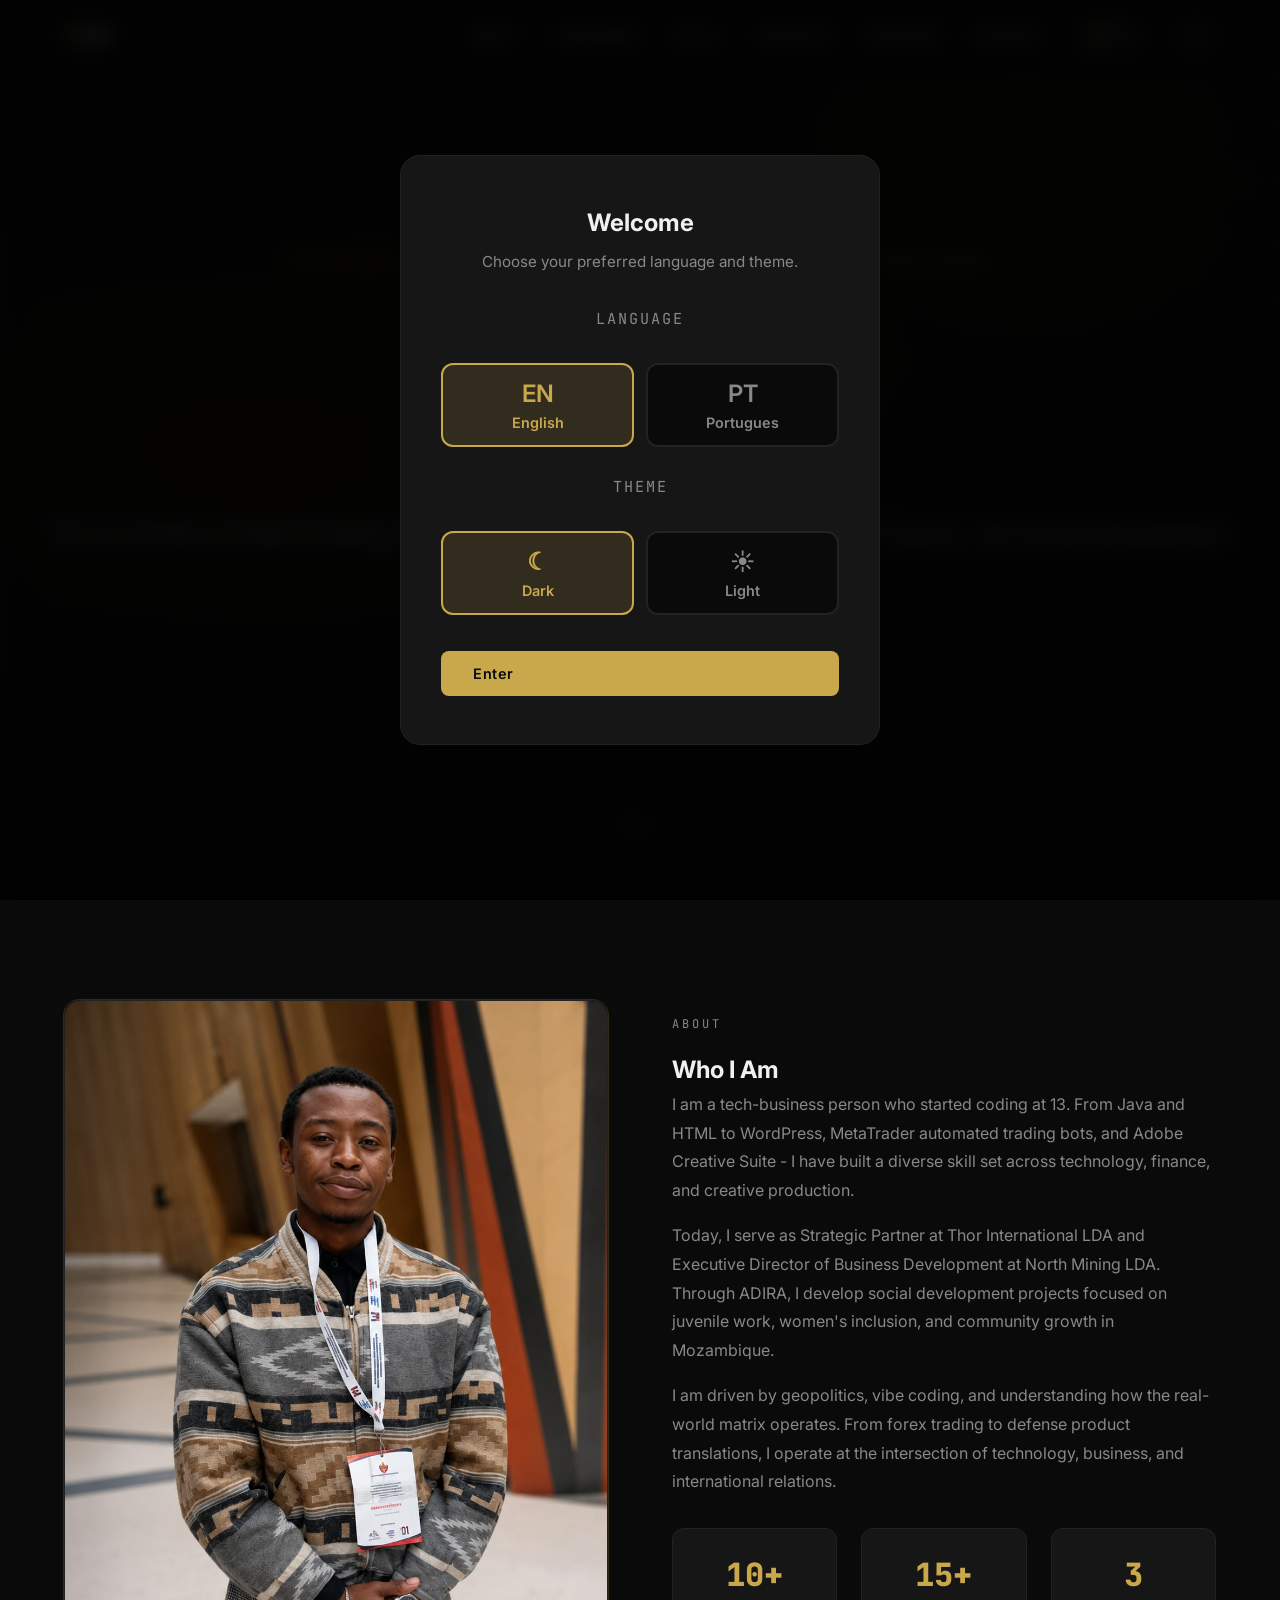
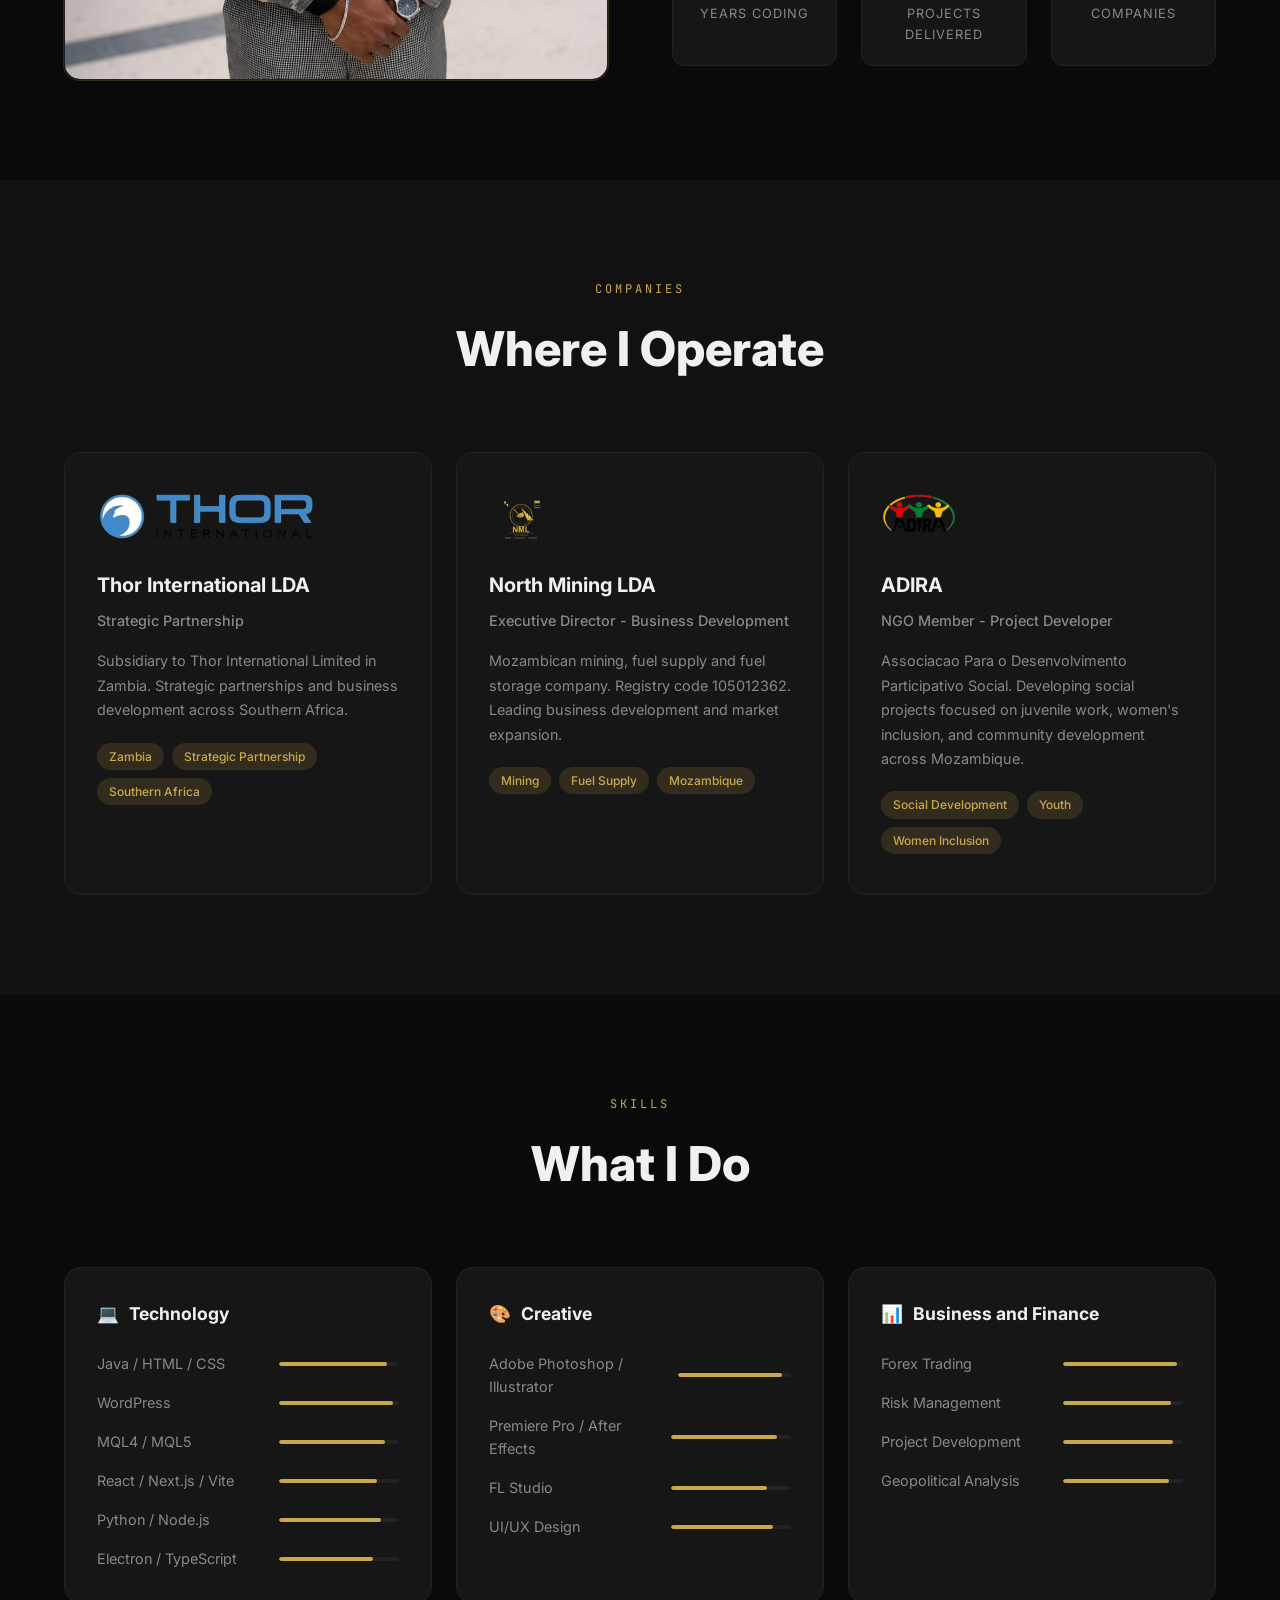
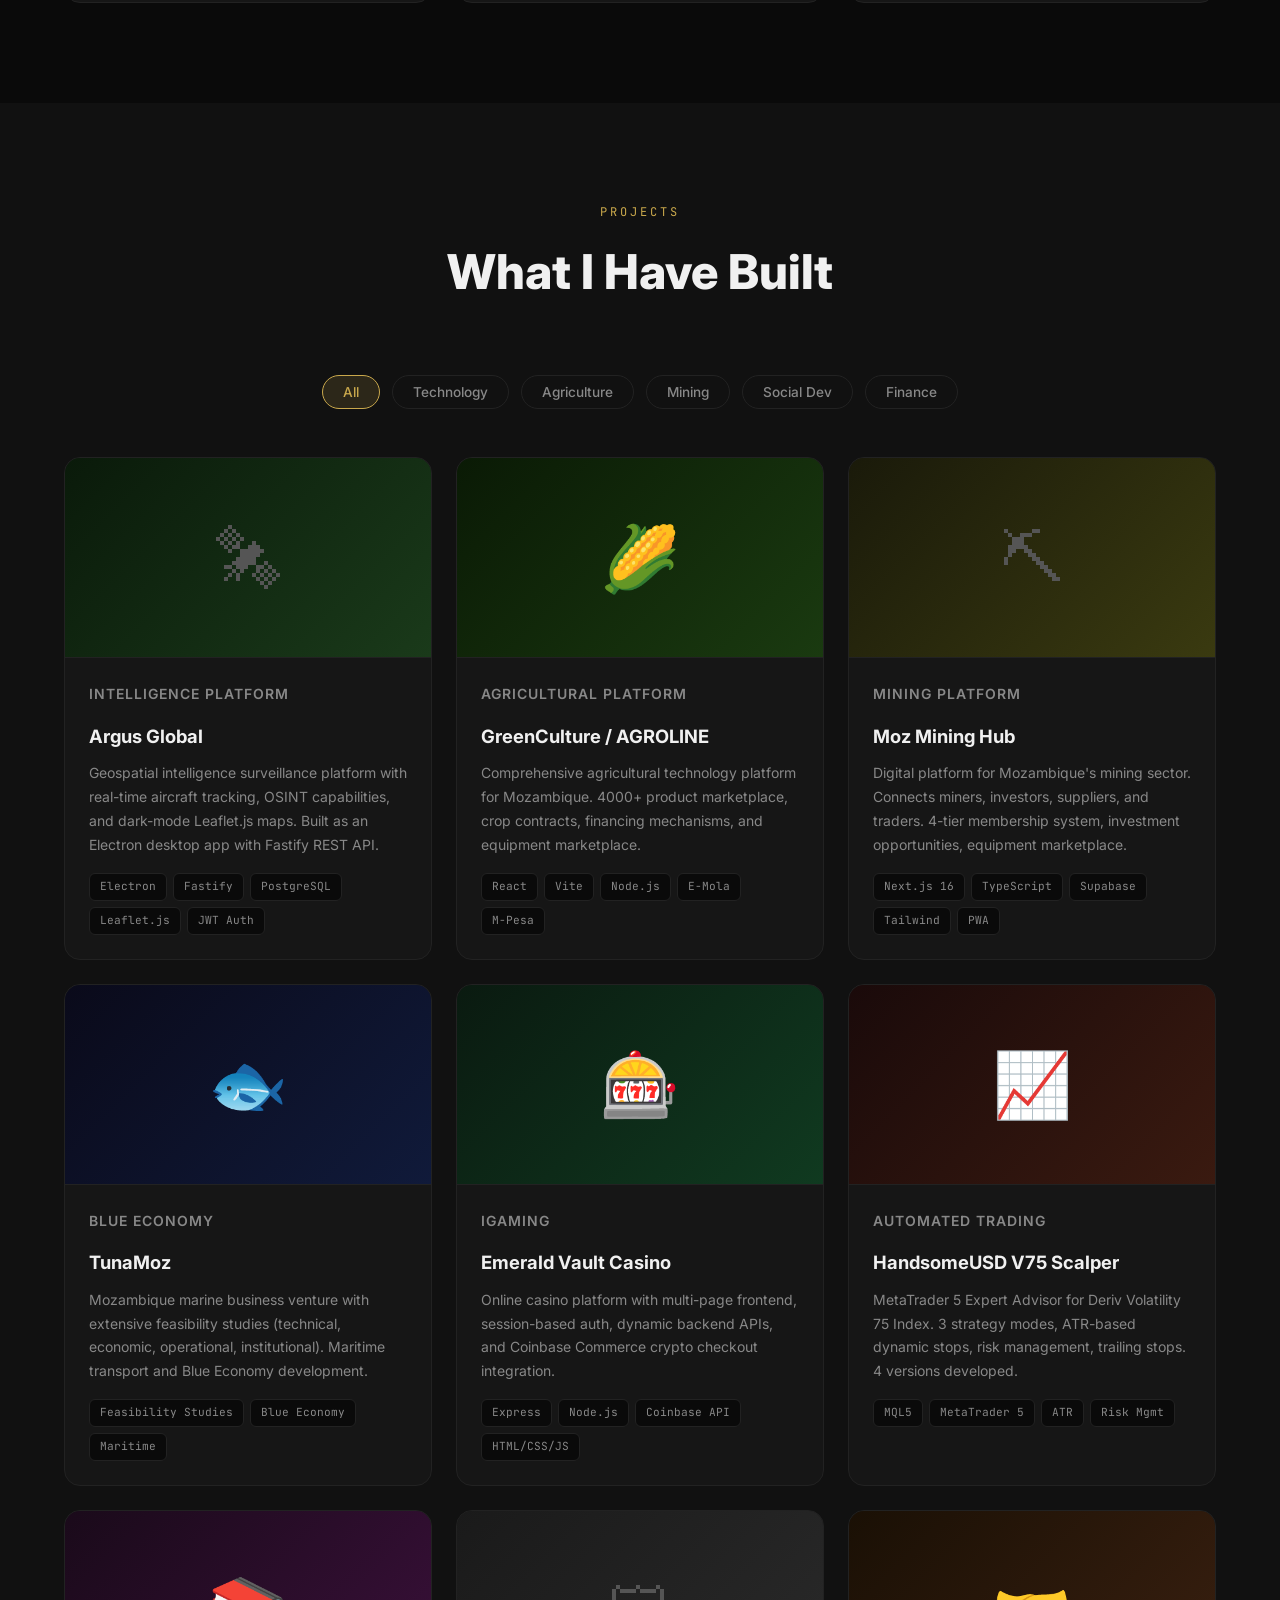
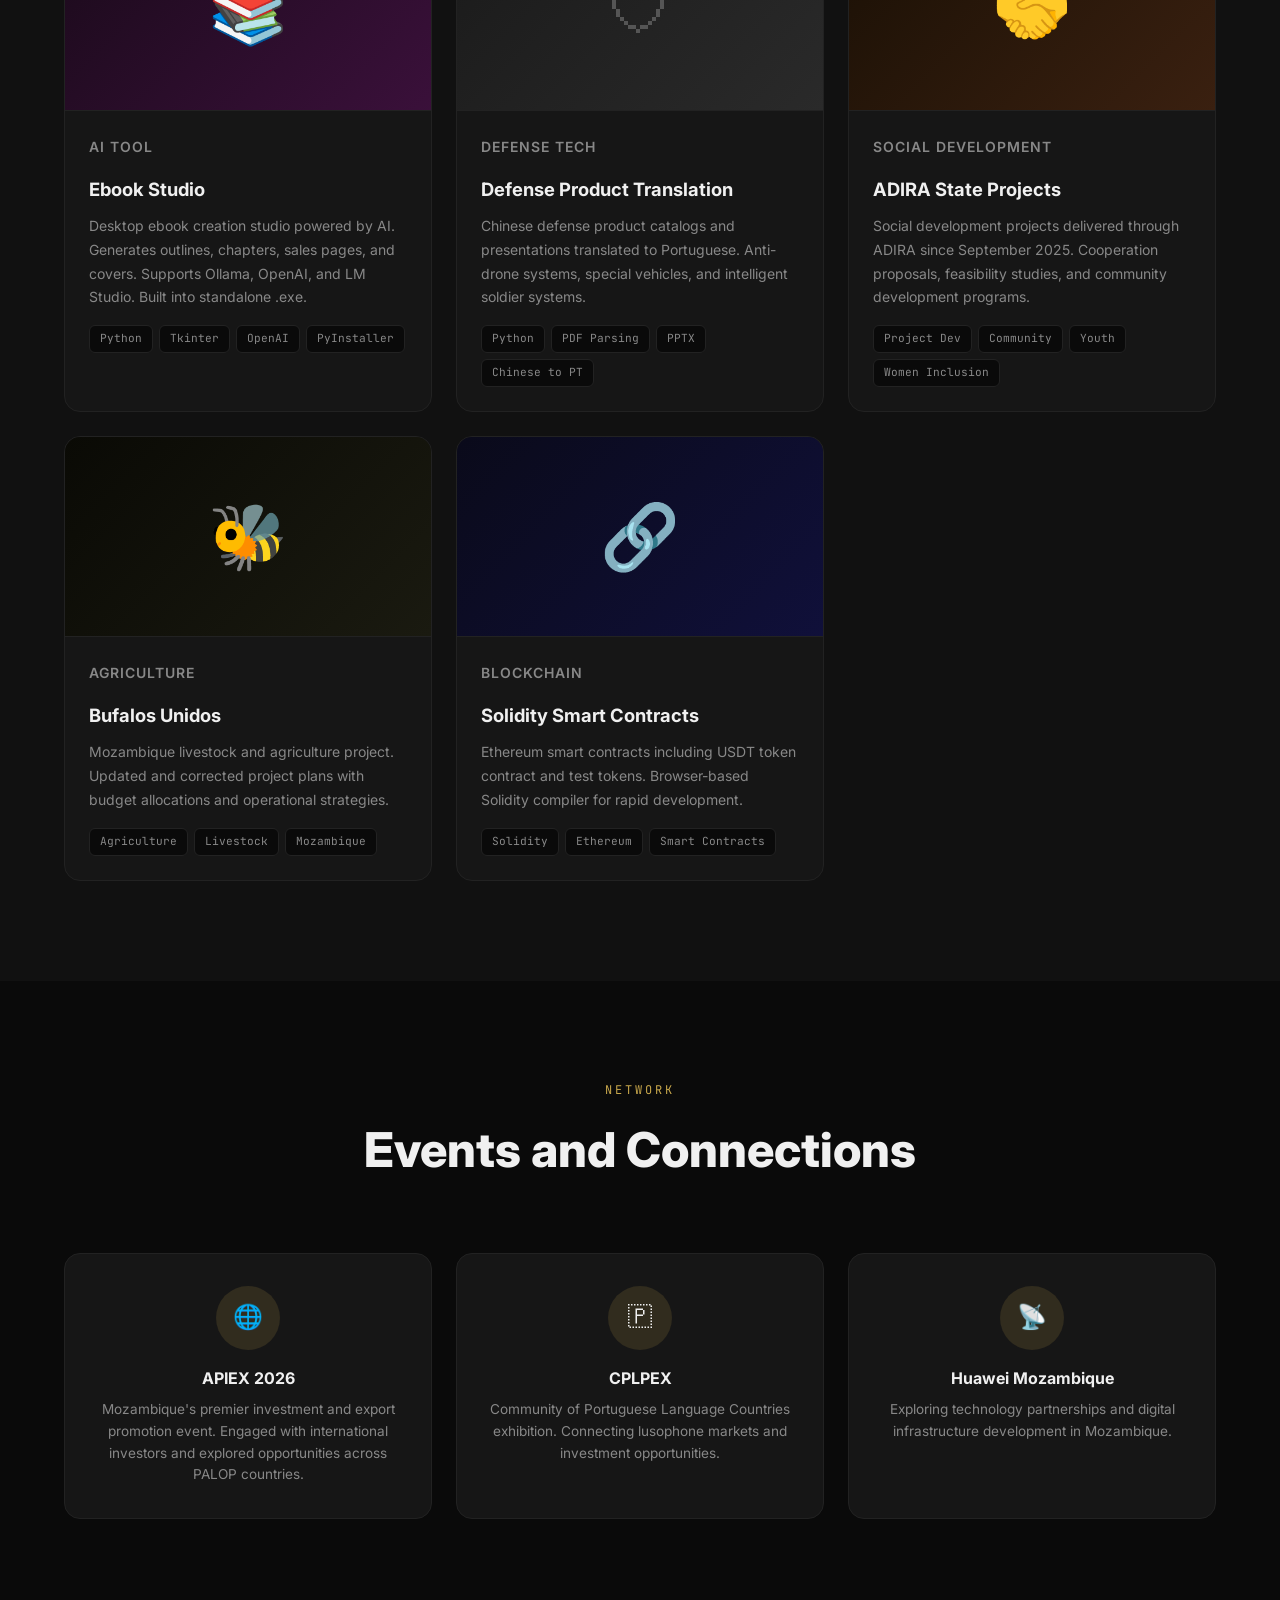
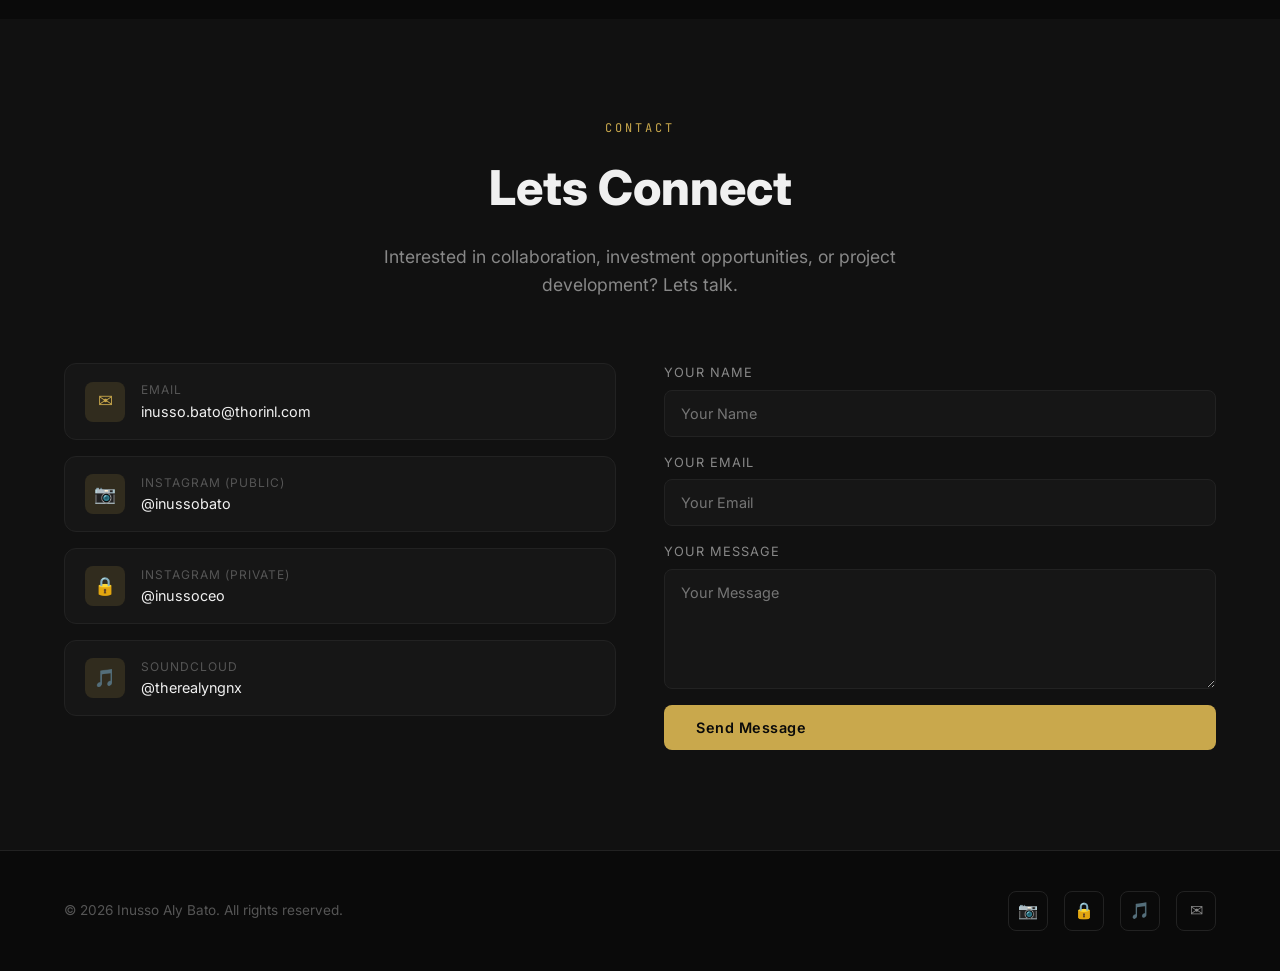
<file: index.html>
<!DOCTYPE html>
<html lang="en">
<head>
  <meta charset="UTF-8">
  <meta name="viewport" content="width=device-width, initial-scale=1.0">
  <title>Inusso Aly Bato � Portfolio</title>
  <meta name="description" content="Strategic Partner | Executive Director | Project Developer � Tech-business architect building the future of Mozambique.">
  <link rel="stylesheet" href="css/style.css">
  <link rel="icon" href="data:image/svg+xml,<svg xmlns='http://www.w3.org/2000/svg' viewBox='0 0 100 100'><text y='.9em' font-size='90'>&#9889;</text></svg>">
</head>
<body>

  <nav class="navbar">
    <div class="container">
      <div class="logo">I<span>AB</span></div>
      <ul class="nav-links">
        <li><a href="#about" data-i18n="nav.about">About</a></li>
        <li><a href="#companies" data-i18n="nav.companies">Companies</a></li>
        <li><a href="#skills" data-i18n="nav.skills">Skills</a></li>
        <li><a href="#projects" data-i18n="nav.projects">Projects</a></li>
        <li><a href="#network" data-i18n="nav.network">Network</a></li>
        <li><a href="#contact" data-i18n="nav.contact">Contact</a></li>
        <li>
          <div class="lang-toggle" onclick="toggleLang()">
            <span id="lang-en" class="active-lang">EN</span>
            <span>/</span>
            <span id="lang-pt">PT</span>
          </div>
        </li>
        <li>
          <div class="theme-toggle" onclick="toggleTheme()">
            <span class="theme-toggle-icon">&#9790;</span>
          </div>
        </li>
      </ul>
      <button class="mobile-menu-btn" onclick="toggleMobileMenu()">
        <span></span><span></span><span></span>
      </button>
    </div>
  </nav>

  <section class="hero" id="hero">
    <div class="hero-bg"></div>
    <div class="hero-grid"></div>
    <div class="hero-content">
      <p class="hero-label" data-i18n="hero.label">Strategic Partner | Executive Director | Project Developer</p>
      <h1 class="hero-name">
        <span data-i18n="hero.name1">Inusso</span><br>
        <span class="accent" data-i18n="hero.name2">Aly Bato</span>
      </h1>
      <p class="hero-tagline" data-i18n="hero.tagline">Tech-business architect building the future of Mozambique through innovation, finance, and social development.</p>
      <div class="hero-cta">
        <a href="#projects" class="btn btn-primary" data-i18n="hero.cta1">View Projects</a>
        <a href="#contact" class="btn btn-outline" data-i18n="hero.cta2">Get in Touch</a>
      </div>
    </div>
    <div class="hero-scroll">
      <span data-i18n="hero.scroll">Scroll</span>
      <span>&darr;</span>
    </div>
  </section>

  <section id="about">
    <div class="container">
      <div class="about-grid">
        <div class="about-image fade-in">
          <div class="about-image-placeholder">
            <img src="IAB_pic.jpeg" alt="Inusso Aly Bato">
          </div>
        </div>
        <div class="about-text fade-in">
          <p class="section-label" data-i18n="about.label">About</p>
          <h2 data-i18n="about.title">Who I Am</h2>
          <p data-i18n="about.p1">I am a tech-business person who started coding at 13. From Java and HTML to WordPress, MetaTrader automated trading bots, and Adobe Creative Suite - I have built a diverse skill set across technology, finance, and creative production.</p>
          <p data-i18n="about.p2">Today, I serve as Strategic Partner at Thor International LDA and Executive Director of Business Development at North Mining LDA. Through ADIRA, I develop social development projects focused on juvenile work, women's inclusion, and community growth in Mozambique.</p>
          <p data-i18n="about.p3">I am driven by geopolitics, vibe coding, and understanding how the real-world matrix operates. From forex trading to defense product translations, I operate at the intersection of technology, business, and international relations.</p>
          <div class="stats-grid">
            <div class="stat-item">
              <div class="stat-number">10+</div>
              <div class="stat-label" data-i18n="about.stats.years">Years Coding</div>
            </div>
            <div class="stat-item">
              <div class="stat-number">15+</div>
              <div class="stat-label" data-i18n="about.stats.projects">Projects Delivered</div>
            </div>
            <div class="stat-item">
              <div class="stat-number">3</div>
              <div class="stat-label" data-i18n="about.stats.companies">Companies</div>
            </div>
          </div>
        </div>
      </div>
    </div>
  </section>

  <section id="companies" style="background: var(--bg-secondary);">
    <div class="container">
      <div class="section-header fade-in">
        <p class="section-label" data-i18n="companies.label">Companies</p>
        <h2 class="section-title" data-i18n="companies.title">Where I Operate</h2>
      </div>
      <div class="companies-grid">
        <div class="company-card fade-in">
          <img src="THOR_Logo.png" alt="Thor International" class="company-logo">
          <h3>Thor International LDA</h3>
          <p class="company-role" data-i18n="companies.thor.role">Strategic Partnership</p>
          <p data-i18n="companies.thor.desc">Subsidiary to Thor International Limited in Zambia. Strategic partnerships and business development across Southern Africa.</p>
          <div class="company-tags">
            <span class="tag">Zambia</span>
            <span class="tag">Strategic Partnership</span>
            <span class="tag">Southern Africa</span>
          </div>
        </div>
        <div class="company-card fade-in">
          <img src="NML_Logo.png" alt="North Mining LDA" class="company-logo">
          <h3>North Mining LDA</h3>
          <p class="company-role" data-i18n="companies.north.role">Executive Director - Business Development</p>
          <p data-i18n="companies.north.desc">Mozambican mining, fuel supply and fuel storage company. Registry code 105012362. Leading business development and market expansion.</p>
          <div class="company-tags">
            <span class="tag">Mining</span>
            <span class="tag">Fuel Supply</span>
            <span class="tag">Mozambique</span>
          </div>
        </div>
        <div class="company-card fade-in">
          <img src="adira_logo_transparent.png" alt="ADIRA" class="company-logo">
          <h3>ADIRA</h3>
          <p class="company-role" data-i18n="companies.adira.role">NGO Member - Project Developer</p>
          <p data-i18n="companies.adira.desc">Associacao Para o Desenvolvimento Participativo Social. Developing social projects focused on juvenile work, women's inclusion, and community development across Mozambique.</p>
          <div class="company-tags">
            <span class="tag">Social Development</span>
            <span class="tag">Youth</span>
            <span class="tag">Women Inclusion</span>
          </div>
        </div>
      </div>
    </div>
  </section>

  <section id="skills">
    <div class="container">
      <div class="section-header fade-in">
        <p class="section-label" data-i18n="skills.label">Skills</p>
        <h2 class="section-title" data-i18n="skills.title">What I Do</h2>
      </div>
      <div class="skills-grid">
        <div class="skill-category fade-in">
          <h3>&#128187; <span data-i18n="skills.tech.title">Technology</span></h3>
          <div class="skill-list">
            <div class="skill-item"><span class="skill-name">Java / HTML / CSS</span><div class="skill-bar"><div class="skill-fill" style="width:90%"></div></div></div>
            <div class="skill-item"><span class="skill-name">WordPress</span><div class="skill-bar"><div class="skill-fill" style="width:95%"></div></div></div>
            <div class="skill-item"><span class="skill-name">MQL4 / MQL5</span><div class="skill-bar"><div class="skill-fill" style="width:88%"></div></div></div>
            <div class="skill-item"><span class="skill-name">React / Next.js / Vite</span><div class="skill-bar"><div class="skill-fill" style="width:82%"></div></div></div>
            <div class="skill-item"><span class="skill-name">Python / Node.js</span><div class="skill-bar"><div class="skill-fill" style="width:85%"></div></div></div>
            <div class="skill-item"><span class="skill-name">Electron / TypeScript</span><div class="skill-bar"><div class="skill-fill" style="width:78%"></div></div></div>
          </div>
        </div>
        <div class="skill-category fade-in">
          <h3>&#127912; <span data-i18n="skills.creative.title">Creative</span></h3>
          <div class="skill-list">
            <div class="skill-item"><span class="skill-name">Adobe Photoshop / Illustrator</span><div class="skill-bar"><div class="skill-fill" style="width:92%"></div></div></div>
            <div class="skill-item"><span class="skill-name">Premiere Pro / After Effects</span><div class="skill-bar"><div class="skill-fill" style="width:88%"></div></div></div>
            <div class="skill-item"><span class="skill-name">FL Studio</span><div class="skill-bar"><div class="skill-fill" style="width:80%"></div></div></div>
            <div class="skill-item"><span class="skill-name">UI/UX Design</span><div class="skill-bar"><div class="skill-fill" style="width:85%"></div></div></div>
          </div>
        </div>
        <div class="skill-category fade-in">
          <h3>&#128202; <span data-i18n="skills.business.title">Business and Finance</span></h3>
          <div class="skill-list">
            <div class="skill-item"><span class="skill-name">Forex Trading</span><div class="skill-bar"><div class="skill-fill" style="width:95%"></div></div></div>
            <div class="skill-item"><span class="skill-name">Risk Management</span><div class="skill-bar"><div class="skill-fill" style="width:90%"></div></div></div>
            <div class="skill-item"><span class="skill-name">Project Development</span><div class="skill-bar"><div class="skill-fill" style="width:92%"></div></div></div>
            <div class="skill-item"><span class="skill-name">Geopolitical Analysis</span><div class="skill-bar"><div class="skill-fill" style="width:88%"></div></div></div>
          </div>
        </div>
      </div>
    </div>
  </section>

  <section id="projects" style="background: var(--bg-secondary);">
    <div class="container">
      <div class="section-header fade-in">
        <p class="section-label" data-i18n="projects.label">Projects</p>
        <h2 class="section-title" data-i18n="projects.title">What I Have Built</h2>
      </div>
      <div class="projects-filter fade-in">
        <button class="filter-btn active" data-filter="all" data-i18n="projects.filter.all">All</button>
        <button class="filter-btn" data-filter="tech" data-i18n="projects.filter.tech">Technology</button>
        <button class="filter-btn" data-filter="agri" data-i18n="projects.filter.agri">Agriculture</button>
        <button class="filter-btn" data-filter="mining" data-i18n="projects.filter.mining">Mining</button>
        <button class="filter-btn" data-filter="social" data-i18n="projects.filter.social">Social Dev</button>
        <button class="filter-btn" data-filter="finance" data-i18n="projects.filter.finance">Finance</button>
      </div>
      <div class="projects-grid">

        <div class="project-card fade-in" data-category="tech">
          <div class="project-image" style="background: linear-gradient(135deg, #0a1a0a, #1a3a1a);">
            <span style="font-size:4rem;">&#128752;</span>
          </div>
          <div class="project-body">
            <p class="project-category" data-i18n="projects.argus.cat">Intelligence Platform</p>
            <h3>Argus Global</h3>
            <p data-i18n="projects.argus.desc">Geospatial intelligence surveillance platform with real-time aircraft tracking, OSINT capabilities, and dark-mode Leaflet.js maps. Built as an Electron desktop app with Fastify REST API.</p>
            <div class="project-tech">
              <span>Electron</span>
              <span>Fastify</span>
              <span>PostgreSQL</span>
              <span>Leaflet.js</span>
              <span>JWT Auth</span>
            </div>
          </div>
        </div>

        <div class="project-card fade-in" data-category="agri">
          <div class="project-image" style="background: linear-gradient(135deg, #0a1a05, #1a3a10);">
            <span style="font-size:4rem;">&#127805;</span>
          </div>
          <div class="project-body">
            <p class="project-category" data-i18n="projects.greenculture.cat">Agricultural Platform</p>
            <h3>GreenCulture / AGROLINE</h3>
            <p data-i18n="projects.greenculture.desc">Comprehensive agricultural technology platform for Mozambique. 4000+ product marketplace, crop contracts, financing mechanisms, and equipment marketplace.</p>
            <div class="project-tech">
              <span>React</span>
              <span>Vite</span>
              <span>Node.js</span>
              <span>E-Mola</span>
              <span>M-Pesa</span>
            </div>
          </div>
        </div>

        <div class="project-card fade-in" data-category="mining">
          <div class="project-image" style="background: linear-gradient(135deg, #1a1a0a, #3a3a10);">
            <span style="font-size:4rem;">&#9935;</span>
          </div>
          <div class="project-body">
            <p class="project-category" data-i18n="projects.mininghub.cat">Mining Platform</p>
            <h3>Moz Mining Hub</h3>
            <p data-i18n="projects.mininghub.desc">Digital platform for Mozambique's mining sector. Connects miners, investors, suppliers, and traders. 4-tier membership system, investment opportunities, equipment marketplace.</p>
            <div class="project-tech">
              <span>Next.js 16</span>
              <span>TypeScript</span>
              <span>Supabase</span>
              <span>Tailwind</span>
              <span>PWA</span>
            </div>
          </div>
        </div>

        <div class="project-card fade-in" data-category="social">
          <div class="project-image" style="background: linear-gradient(135deg, #0a0a1a, #101a3a);">
            <span style="font-size:4rem;">&#128031;</span>
          </div>
          <div class="project-body">
            <p class="project-category" data-i18n="projects.tunamoz.cat">Blue Economy</p>
            <h3>TunaMoz</h3>
            <p data-i18n="projects.tunamoz.desc">Mozambique marine business venture with extensive feasibility studies (technical, economic, operational, institutional). Maritime transport and Blue Economy development.</p>
            <div class="project-tech">
              <span>Feasibility Studies</span>
              <span>Blue Economy</span>
              <span>Maritime</span>
            </div>
          </div>
        </div>

        <div class="project-card fade-in" data-category="finance">
          <div class="project-image" style="background: linear-gradient(135deg, #0a1a10, #103a20);">
            <span style="font-size:4rem;">&#127920;</span>
          </div>
          <div class="project-body">
            <p class="project-category" data-i18n="projects.casino.cat">iGaming</p>
            <h3>Emerald Vault Casino</h3>
            <p data-i18n="projects.casino.desc">Online casino platform with multi-page frontend, session-based auth, dynamic backend APIs, and Coinbase Commerce crypto checkout integration.</p>
            <div class="project-tech">
              <span>Express</span>
              <span>Node.js</span>
              <span>Coinbase API</span>
              <span>HTML/CSS/JS</span>
            </div>
          </div>
        </div>

        <div class="project-card fade-in" data-category="finance">
          <div class="project-image" style="background: linear-gradient(135deg, #1a0a0a, #3a1a10);">
            <span style="font-size:4rem;">&#128200;</span>
          </div>
          <div class="project-body">
            <p class="project-category" data-i18n="projects.forex.cat">Automated Trading</p>
            <h3>HandsomeUSD V75 Scalper</h3>
            <p data-i18n="projects.forex.desc">MetaTrader 5 Expert Advisor for Deriv Volatility 75 Index. 3 strategy modes, ATR-based dynamic stops, risk management, trailing stops. 4 versions developed.</p>
            <div class="project-tech">
              <span>MQL5</span>
              <span>MetaTrader 5</span>
              <span>ATR</span>
              <span>Risk Mgmt</span>
            </div>
          </div>
        </div>

        <div class="project-card fade-in" data-category="tech">
          <div class="project-image" style="background: linear-gradient(135deg, #1a0a1a, #3a103a);">
            <span style="font-size:4rem;">&#128218;</span>
          </div>
          <div class="project-body">
            <p class="project-category" data-i18n="projects.ebooks.cat">AI Tool</p>
            <h3>Ebook Studio</h3>
            <p data-i18n="projects.ebooks.desc">Desktop ebook creation studio powered by AI. Generates outlines, chapters, sales pages, and covers. Supports Ollama, OpenAI, and LM Studio. Built into standalone .exe.</p>
            <div class="project-tech">
              <span>Python</span>
              <span>Tkinter</span>
              <span>OpenAI</span>
              <span>PyInstaller</span>
            </div>
          </div>
        </div>

        <div class="project-card fade-in" data-category="tech">
          <div class="project-image" style="background: linear-gradient(135deg, #1a1a1a, #2a2a2a);">
            <span style="font-size:4rem;">&#128737;</span>
          </div>
          <div class="project-body">
            <p class="project-category" data-i18n="projects.defense.cat">Defense Tech</p>
            <h3>Defense Product Translation</h3>
            <p data-i18n="projects.defense.desc">Chinese defense product catalogs and presentations translated to Portuguese. Anti-drone systems, special vehicles, and intelligent soldier systems.</p>
            <div class="project-tech">
              <span>Python</span>
              <span>PDF Parsing</span>
              <span>PPTX</span>
              <span>Chinese to PT</span>
            </div>
          </div>
        </div>

        <div class="project-card fade-in" data-category="social">
          <div class="project-image" style="background: linear-gradient(135deg, #1a1005, #3a2010);">
            <span style="font-size:4rem;">&#129309;</span>
          </div>
          <div class="project-body">
            <p class="project-category" data-i18n="projects.adira.cat">Social Development</p>
            <h3>ADIRA State Projects</h3>
            <p data-i18n="projects.adira.desc">Social development projects delivered through ADIRA since September 2025. Cooperation proposals, feasibility studies, and community development programs.</p>
            <div class="project-tech">
              <span>Project Dev</span>
              <span>Community</span>
              <span>Youth</span>
              <span>Women Inclusion</span>
            </div>
          </div>
        </div>

        <div class="project-card fade-in" data-category="agri">
          <div class="project-image" style="background: linear-gradient(135deg, #0a0a05, #1a1a10);">
            <span style="font-size:4rem;">&#128029;</span>
          </div>
          <div class="project-body">
            <p class="project-category" data-i18n="projects.bufalos.cat">Agriculture</p>
            <h3>Bufalos Unidos</h3>
            <p data-i18n="projects.bufalos.desc">Mozambique livestock and agriculture project. Updated and corrected project plans with budget allocations and operational strategies.</p>
            <div class="project-tech">
              <span>Agriculture</span>
              <span>Livestock</span>
              <span>Mozambique</span>
            </div>
          </div>
        </div>

        <div class="project-card fade-in" data-category="finance">
          <div class="project-image" style="background: linear-gradient(135deg, #0a0a1a, #10103a);">
            <span style="font-size:4rem;">&#128279;</span>
          </div>
          <div class="project-body">
            <p class="project-category" data-i18n="projects.blockchain.cat">Blockchain</p>
            <h3>Solidity Smart Contracts</h3>
            <p data-i18n="projects.blockchain.desc">Ethereum smart contracts including USDT token contract and test tokens. Browser-based Solidity compiler for rapid development.</p>
            <div class="project-tech">
              <span>Solidity</span>
              <span>Ethereum</span>
              <span>Smart Contracts</span>
            </div>
          </div>
        </div>

      </div>
    </div>
  </section>

  <section id="network">
    <div class="container">
      <div class="section-header fade-in">
        <p class="section-label" data-i18n="network.label">Network</p>
        <h2 class="section-title" data-i18n="network.title">Events and Connections</h2>
      </div>
      <div class="network-grid">
        <div class="network-card fade-in">
          <div class="network-icon">&#127760;</div>
          <h3 data-i18n="network.apiex.title">APIEX 2026</h3>
          <p data-i18n="network.apiex.desc">Mozambique's premier investment and export promotion event. Engaged with international investors and explored opportunities across PALOP countries.</p>
        </div>
        <div class="network-card fade-in">
          <div class="network-icon">&#127477;</div>
          <h3 data-i18n="network.cplpex.title">CPLPEX</h3>
          <p data-i18n="network.cplpex.desc">Community of Portuguese Language Countries exhibition. Connecting lusophone markets and investment opportunities.</p>
        </div>
        <div class="network-card fade-in">
          <div class="network-icon">&#128225;</div>
          <h3 data-i18n="network.huawei.title">Huawei Mozambique</h3>
          <p data-i18n="network.huawei.desc">Exploring technology partnerships and digital infrastructure development in Mozambique.</p>
        </div>

      </div>
    </div>
  </section>

  <section id="contact" style="background: var(--bg-secondary);">
    <div class="container">
      <div class="section-header fade-in">
        <p class="section-label" data-i18n="contact.label">Contact</p>
        <h2 class="section-title" data-i18n="contact.title">Lets Connect</h2>
        <p class="section-subtitle" data-i18n="contact.desc">Interested in collaboration, investment opportunities, or project development? Lets talk.</p>
      </div>
      <div class="contact-grid">
        <div class="contact-info fade-in">
          <div class="contact-links">
            <a href="mailto:inusso.bato@thorinl.com" class="contact-link">
              <div class="contact-link-icon">&#9993;</div>
              <div class="contact-link-text">
                <span class="contact-link-label" data-i18n="contact.email">Email</span>
                <span class="contact-link-value">inusso.bato@thorinl.com</span>
              </div>
            </a>
            <a href="https://instagram.com/inussobato" target="_blank" class="contact-link">
              <div class="contact-link-icon">&#128247;</div>
              <div class="contact-link-text">
                <span class="contact-link-label" data-i18n="contact.ig_public">Instagram (Public)</span>
                <span class="contact-link-value">@inussobato</span>
              </div>
            </a>
            <a href="https://instagram.com/inussoceo" target="_blank" class="contact-link">
              <div class="contact-link-icon">&#128274;</div>
              <div class="contact-link-text">
                <span class="contact-link-label" data-i18n="contact.ig_private">Instagram (Private)</span>
                <span class="contact-link-value">@inussoceo</span>
              </div>
            </a>
            <a href="https://soundcloud.com/therealyngnx" target="_blank" class="contact-link">
              <div class="contact-link-icon">&#127925;</div>
              <div class="contact-link-text">
                <span class="contact-link-label" data-i18n="contact.soundcloud">SoundCloud</span>
                <span class="contact-link-value">@therealyngnx</span>
              </div>
            </a>
          </div>
        </div>
        <form class="contact-form fade-in" onsubmit="event.preventDefault(); alert('Message sent! (Demo)')">
          <div class="form-group">
            <label data-i18n="contact.form.name">Your Name</label>
            <input type="text" data-i18n-placeholder="contact.form.name" placeholder="Your Name" required>
          </div>
          <div class="form-group">
            <label data-i18n="contact.form.email">Your Email</label>
            <input type="email" data-i18n-placeholder="contact.form.email" placeholder="Your Email" required>
          </div>
          <div class="form-group">
            <label data-i18n="contact.form.message">Your Message</label>
            <textarea data-i18n-placeholder="contact.form.message" placeholder="Your Message" required></textarea>
          </div>
          <button type="submit" class="btn btn-primary" data-i18n="contact.form.send">Send Message</button>
        </form>
      </div>
    </div>
  </section>

  <footer class="footer">
    <div class="container">
      <p class="footer-text" data-i18n="footer">&copy; 2026 Inusso Aly Bato. All rights reserved.</p>
      <div class="footer-socials">
        <a href="https://instagram.com/inussobato" target="_blank" title="Instagram">&#128247;</a>
        <a href="https://instagram.com/inussoceo" target="_blank" title="Instagram Private">&#128274;</a>
        <a href="https://soundcloud.com/therealyngnx" target="_blank" title="SoundCloud">&#127925;</a>
        <a href="mailto:inusso.bato@thorinl.com" title="Email">&#9993;</a>
      </div>
    </div>
  </footer>

  <script src="js/main.js"></script>
</body>
</html>
</file>
<file: css/style.css>
@import url('https://fonts.googleapis.com/css2?family=Inter:wght@300;400;500;600;700;800;900&family=JetBrains+Mono:wght@400;500;700&display=swap');

:root {
  --bg-primary: #0a0a0a;
  --bg-secondary: #111111;
  --bg-card: #161616;
  --bg-card-hover: #1a1a1a;
  --accent: #c9a84c;
  --accent-dim: rgba(201, 168, 76, 0.15);
  --accent-glow: rgba(201, 168, 76, 0.3);
  --text-primary: #f0f0f0;
  --text-secondary: #888888;
  --text-muted: #555555;
  --border: #222222;
  --border-hover: #333333;
  --success: #4ade80;
  --danger: #f87171;
  --navbar-bg: rgba(10, 10, 10, 0.85);
  --navbar-scrolled-bg: rgba(10, 10, 10, 0.95);
  --navbar-shadow: rgba(0, 0, 0, 0.5);
}

[data-theme="light"] {
  --bg-primary: #fafafa;
  --bg-secondary: #f0f0f0;
  --bg-card: #ffffff;
  --bg-card-hover: #f5f5f5;
  --accent: #a08030;
  --accent-dim: rgba(160, 128, 48, 0.12);
  --accent-glow: rgba(160, 128, 48, 0.25);
  --text-primary: #1a1a1a;
  --text-secondary: #555555;
  --text-muted: #999999;
  --border: #e0e0e0;
  --border-hover: #cccccc;
  --navbar-bg: rgba(250, 250, 250, 0.85);
  --navbar-scrolled-bg: rgba(250, 250, 250, 0.95);
  --navbar-shadow: rgba(0, 0, 0, 0.08);
}

*, *::before, *::after {
  margin: 0;
  padding: 0;
  box-sizing: border-box;
}

html {
  scroll-behavior: smooth;
  font-size: 16px;
}

body {
  font-family: 'Inter', -apple-system, BlinkMacSystemFont, sans-serif;
  background-color: var(--bg-primary);
  color: var(--text-primary);
  line-height: 1.6;
  overflow-x: hidden;
}

::selection {
  background: var(--accent);
  color: var(--bg-primary);
}

::-webkit-scrollbar {
  width: 6px;
}

::-webkit-scrollbar-track {
  background: var(--bg-primary);
}

::-webkit-scrollbar-thumb {
  background: var(--accent);
  border-radius: 3px;
}

a {
  color: var(--accent);
  text-decoration: none;
  transition: color 0.3s ease;
}

a:hover {
  color: #e0c060;
}

img {
  max-width: 100%;
  height: auto;
}

.container {
  max-width: 1200px;
  margin: 0 auto;
  padding: 0 24px;
}

/* ==================== NAVBAR ==================== */
.navbar {
  position: fixed;
  top: 0;
  left: 0;
  right: 0;
  z-index: 1000;
  background: var(--navbar-bg);
  backdrop-filter: blur(20px);
  border-bottom: 1px solid var(--border);
  transition: all 0.3s ease;
}

.navbar.scrolled {
  background: var(--navbar-scrolled-bg);
  box-shadow: 0 4px 30px var(--navbar-shadow);
}

.navbar .container {
  display: flex;
  align-items: center;
  justify-content: space-between;
  height: 72px;
}

.logo {
  font-family: 'JetBrains Mono', monospace;
  font-size: 1.5rem;
  font-weight: 700;
  color: var(--accent);
  letter-spacing: 2px;
  cursor: pointer;
  user-select: none;
}

.logo span {
  color: var(--text-primary);
  font-weight: 300;
}

.nav-links {
  display: flex;
  align-items: center;
  gap: 32px;
  list-style: none;
}

.nav-links a {
  color: var(--text-secondary);
  font-size: 0.875rem;
  font-weight: 500;
  letter-spacing: 0.5px;
  text-transform: uppercase;
  transition: color 0.3s ease;
  position: relative;
}

.nav-links a::after {
  content: '';
  position: absolute;
  bottom: -4px;
  left: 0;
  width: 0;
  height: 2px;
  background: var(--accent);
  transition: width 0.3s ease;
}

.nav-links a:hover,
.nav-links a.active {
  color: var(--accent);
}

.nav-links a:hover::after,
.nav-links a.active::after {
  width: 100%;
}

.lang-toggle {
  display: flex;
  align-items: center;
  gap: 4px;
  background: var(--bg-card);
  border: 1px solid var(--border);
  border-radius: 8px;
  padding: 6px 12px;
  cursor: pointer;
  font-family: 'JetBrains Mono', monospace;
  font-size: 0.75rem;
  color: var(--text-secondary);
  transition: all 0.3s ease;
}

.lang-toggle:hover {
  border-color: var(--accent);
  color: var(--accent);
}

.lang-toggle .active-lang {
  color: var(--accent);
  font-weight: 700;
}

.mobile-menu-btn {
  display: none;
  flex-direction: column;
  gap: 5px;
  background: none;
  border: none;
  cursor: pointer;
  padding: 4px;
}

.mobile-menu-btn span {
  width: 24px;
  height: 2px;
  background: var(--text-primary);
  transition: all 0.3s ease;
}

/* ==================== HERO ==================== */
.hero {
  min-height: 100vh;
  display: flex;
  align-items: center;
  justify-content: center;
  position: relative;
  overflow: hidden;
}

.hero-bg {
  position: absolute;
  inset: 0;
  background:
    radial-gradient(ellipse at 20% 50%, rgba(201, 168, 76, 0.06) 0%, transparent 50%),
    radial-gradient(ellipse at 80% 20%, rgba(201, 168, 76, 0.04) 0%, transparent 50%);
}

.hero-grid {
  position: absolute;
  inset: 0;
  background-image:
    linear-gradient(rgba(201, 168, 76, 0.03) 1px, transparent 1px),
    linear-gradient(90deg, rgba(201, 168, 76, 0.03) 1px, transparent 1px);
  background-size: 60px 60px;
}

.hero-content {
  text-align: center;
  z-index: 1;
  padding: 0 24px;
}

.hero-label {
  font-family: 'JetBrains Mono', monospace;
  font-size: 0.8rem;
  color: var(--accent);
  letter-spacing: 4px;
  text-transform: uppercase;
  margin-bottom: 24px;
  opacity: 0;
  animation: fadeInUp 0.8s ease forwards;
  animation-delay: 0.2s;
}

.hero-name {
  font-size: clamp(3rem, 8vw, 6rem);
  font-weight: 900;
  line-height: 1.05;
  margin-bottom: 16px;
  opacity: 0;
  animation: fadeInUp 0.8s ease forwards;
  animation-delay: 0.4s;
}

.hero-name .accent {
  color: var(--accent);
}

.hero-tagline {
  font-size: clamp(1rem, 2.5vw, 1.5rem);
  color: var(--text-secondary);
  font-weight: 300;
  margin-bottom: 40px;
  opacity: 0;
  animation: fadeInUp 0.8s ease forwards;
  animation-delay: 0.6s;
}

.hero-cta {
  display: flex;
  gap: 16px;
  justify-content: center;
  flex-wrap: wrap;
  opacity: 0;
  animation: fadeInUp 0.8s ease forwards;
  animation-delay: 0.8s;
}

.btn {
  display: inline-flex;
  align-items: center;
  gap: 8px;
  padding: 14px 32px;
  border-radius: 8px;
  font-size: 0.9rem;
  font-weight: 600;
  letter-spacing: 0.5px;
  cursor: pointer;
  transition: all 0.3s ease;
  border: none;
  font-family: 'Inter', sans-serif;
}

.btn-primary {
  background: var(--accent);
  color: var(--bg-primary);
}

.btn-primary:hover {
  background: #e0c060;
  transform: translateY(-2px);
  box-shadow: 0 8px 30px var(--accent-glow);
  color: var(--bg-primary);
}

.btn-outline {
  background: transparent;
  color: var(--text-primary);
  border: 1px solid var(--border);
}

.btn-outline:hover {
  border-color: var(--accent);
  color: var(--accent);
  transform: translateY(-2px);
}

.hero-scroll {
  position: absolute;
  bottom: 40px;
  left: 50%;
  transform: translateX(-50%);
  display: flex;
  flex-direction: column;
  align-items: center;
  gap: 8px;
  color: var(--text-muted);
  font-size: 0.75rem;
  letter-spacing: 2px;
  text-transform: uppercase;
  animation: bounce 2s infinite;
}

/* ==================== SECTIONS ==================== */
section {
  padding: 100px 0;
}

.section-header {
  text-align: center;
  margin-bottom: 64px;
}

.section-label {
  font-family: 'JetBrains Mono', monospace;
  font-size: 0.75rem;
  color: var(--accent);
  letter-spacing: 3px;
  text-transform: uppercase;
  margin-bottom: 12px;
}

.section-title {
  font-size: clamp(2rem, 4vw, 3rem);
  font-weight: 800;
  margin-bottom: 16px;
}

.section-subtitle {
  color: var(--text-secondary);
  font-size: 1.1rem;
  max-width: 600px;
  margin: 0 auto;
}

/* ==================== ABOUT ==================== */
.about-grid {
  display: grid;
  grid-template-columns: 1fr 1fr;
  gap: 64px;
  align-items: center;
}

.about-image {
  position: relative;
}

.about-image-placeholder {
  width: 100%;
  aspect-ratio: 4/5;
  background: var(--bg-card);
  border: 1px solid var(--border);
  border-radius: 16px;
  display: flex;
  align-items: center;
  justify-content: center;
  font-size: 4rem;
  color: var(--text-muted);
  overflow: hidden;
}

.about-image-placeholder img {
  width: 100%;
  height: 100%;
  object-fit: cover;
}

.about-image::after {
  content: '';
  position: absolute;
  inset: -1px;
  border-radius: 16px;
  border: 1px solid var(--accent);
  opacity: 0.2;
  pointer-events: none;
}

.about-text h3 {
  font-size: 1.5rem;
  margin-bottom: 16px;
}

.about-text p {
  color: var(--text-secondary);
  margin-bottom: 16px;
  line-height: 1.8;
}

.stats-grid {
  display: grid;
  grid-template-columns: repeat(3, 1fr);
  gap: 24px;
  margin-top: 32px;
}

.stat-item {
  text-align: center;
  padding: 20px;
  background: var(--bg-card);
  border: 1px solid var(--border);
  border-radius: 12px;
  transition: all 0.3s ease;
}

.stat-item:hover {
  border-color: var(--accent);
  transform: translateY(-4px);
}

.stat-number {
  font-size: 2rem;
  font-weight: 800;
  color: var(--accent);
  font-family: 'JetBrains Mono', monospace;
}

.stat-label {
  font-size: 0.8rem;
  color: var(--text-secondary);
  margin-top: 4px;
  text-transform: uppercase;
  letter-spacing: 1px;
}

/* ==================== COMPANIES ==================== */
.companies-grid {
  display: grid;
  grid-template-columns: repeat(auto-fit, minmax(340px, 1fr));
  gap: 24px;
}

.company-card {
  background: var(--bg-card);
  border: 1px solid var(--border);
  border-radius: 16px;
  padding: 40px 32px;
  transition: all 0.3s ease;
  position: relative;
  overflow: hidden;
}

.company-card::before {
  content: '';
  position: absolute;
  top: 0;
  left: 0;
  right: 0;
  height: 3px;
  background: linear-gradient(90deg, var(--accent), transparent);
  opacity: 0;
  transition: opacity 0.3s ease;
}

.company-card:hover {
  border-color: var(--border-hover);
  transform: translateY(-4px);
}

.company-card:hover::before {
  opacity: 1;
}

.company-icon {
  width: 56px;
  height: 56px;
  background: var(--accent-dim);
  border-radius: 12px;
  display: flex;
  align-items: center;
  justify-content: center;
  font-size: 1.5rem;
  margin-bottom: 20px;
}

.company-card h3 {
  font-size: 1.25rem;
  margin-bottom: 8px;
}

.company-role {
  font-size: 0.85rem;
  color: var(--accent);
  font-weight: 500;
  margin-bottom: 16px;
}

.company-card p {
  color: var(--text-secondary);
  font-size: 0.9rem;
  line-height: 1.7;
}

.company-tags {
  display: flex;
  flex-wrap: wrap;
  gap: 8px;
  margin-top: 20px;
}

.tag {
  padding: 4px 12px;
  background: var(--accent-dim);
  color: var(--accent);
  border-radius: 20px;
  font-size: 0.75rem;
  font-weight: 500;
}

/* ==================== SKILLS ==================== */
.skills-grid {
  display: grid;
  grid-template-columns: repeat(auto-fit, minmax(300px, 1fr));
  gap: 24px;
}

.skill-category {
  background: var(--bg-card);
  border: 1px solid var(--border);
  border-radius: 16px;
  padding: 32px;
  transition: all 0.3s ease;
}

.skill-category:hover {
  border-color: var(--border-hover);
}

.skill-category h3 {
  font-size: 1.1rem;
  margin-bottom: 24px;
  display: flex;
  align-items: center;
  gap: 10px;
}

.skill-list {
  display: flex;
  flex-direction: column;
  gap: 16px;
}

.skill-item {
  display: flex;
  align-items: center;
  justify-content: space-between;
}

.skill-name {
  font-size: 0.9rem;
  color: var(--text-secondary);
}

.skill-bar {
  width: 120px;
  height: 4px;
  background: var(--border);
  border-radius: 2px;
  overflow: hidden;
}

.skill-fill {
  height: 100%;
  background: var(--accent);
  border-radius: 2px;
  transition: width 1s ease;
}

/* ==================== PROJECTS ==================== */
.projects-filter {
  display: flex;
  justify-content: center;
  gap: 12px;
  margin-bottom: 48px;
  flex-wrap: wrap;
}

.filter-btn {
  padding: 8px 20px;
  background: transparent;
  border: 1px solid var(--border);
  border-radius: 24px;
  color: var(--text-secondary);
  font-size: 0.85rem;
  font-weight: 500;
  cursor: pointer;
  transition: all 0.3s ease;
  font-family: 'Inter', sans-serif;
}

.filter-btn:hover,
.filter-btn.active {
  border-color: var(--accent);
  color: var(--accent);
  background: var(--accent-dim);
}

.projects-grid {
  display: grid;
  grid-template-columns: repeat(auto-fit, minmax(360px, 1fr));
  gap: 24px;
}

.project-card {
  background: var(--bg-card);
  border: 1px solid var(--border);
  border-radius: 16px;
  overflow: hidden;
  transition: all 0.3s ease;
}

.project-card:hover {
  border-color: var(--border-hover);
  transform: translateY(-4px);
}

.project-image {
  width: 100%;
  height: 200px;
  background: var(--bg-secondary);
  display: flex;
  align-items: center;
  justify-content: center;
  font-size: 3rem;
  color: var(--text-muted);
  border-bottom: 1px solid var(--border);
  overflow: hidden;
}

.project-image img {
  width: 100%;
  height: 100%;
  object-fit: cover;
}

.project-body {
  padding: 24px;
}

.project-category {
  font-size: 0.75rem;
  color: var(--accent);
  font-weight: 600;
  text-transform: uppercase;
  letter-spacing: 1px;
  margin-bottom: 8px;
}

.project-body h3 {
  font-size: 1.15rem;
  margin-bottom: 10px;
}

.project-body p {
  color: var(--text-secondary);
  font-size: 0.875rem;
  line-height: 1.7;
  margin-bottom: 16px;
}

.project-tech {
  display: flex;
  flex-wrap: wrap;
  gap: 6px;
}

.project-tech span {
  padding: 4px 10px;
  background: var(--bg-primary);
  border: 1px solid var(--border);
  border-radius: 6px;
  font-size: 0.7rem;
  font-family: 'JetBrains Mono', monospace;
  color: var(--text-secondary);
}

/* ==================== NETWORK ==================== */
.network-grid {
  display: grid;
  grid-template-columns: repeat(auto-fit, minmax(280px, 1fr));
  gap: 24px;
}

.network-card {
  background: var(--bg-card);
  border: 1px solid var(--border);
  border-radius: 16px;
  padding: 32px;
  text-align: center;
  transition: all 0.3s ease;
}

.network-card:hover {
  border-color: var(--accent);
  transform: translateY(-4px);
}

.network-icon {
  width: 64px;
  height: 64px;
  background: var(--accent-dim);
  border-radius: 50%;
  display: flex;
  align-items: center;
  justify-content: center;
  font-size: 1.5rem;
  margin: 0 auto 16px;
}

.network-card h3 {
  font-size: 1rem;
  margin-bottom: 8px;
}

.network-card p {
  color: var(--text-secondary);
  font-size: 0.85rem;
}

/* ==================== CONTACT ==================== */
.contact-grid {
  display: grid;
  grid-template-columns: 1fr 1fr;
  gap: 48px;
}

.contact-info h3 {
  font-size: 1.5rem;
  margin-bottom: 16px;
}

.contact-info p {
  color: var(--text-secondary);
  margin-bottom: 32px;
  line-height: 1.7;
}

.contact-links {
  display: flex;
  flex-direction: column;
  gap: 16px;
}

.contact-link {
  display: flex;
  align-items: center;
  gap: 16px;
  padding: 16px 20px;
  background: var(--bg-card);
  border: 1px solid var(--border);
  border-radius: 12px;
  transition: all 0.3s ease;
}

.contact-link:hover {
  border-color: var(--accent);
  transform: translateX(4px);
}

.contact-link-icon {
  width: 40px;
  height: 40px;
  background: var(--accent-dim);
  border-radius: 8px;
  display: flex;
  align-items: center;
  justify-content: center;
  color: var(--accent);
  font-size: 1.1rem;
  flex-shrink: 0;
}

.contact-link-text {
  display: flex;
  flex-direction: column;
}

.contact-link-label {
  font-size: 0.75rem;
  color: var(--text-muted);
  text-transform: uppercase;
  letter-spacing: 1px;
}

.contact-link-value {
  font-size: 0.9rem;
  color: var(--text-primary);
}

.contact-form {
  display: flex;
  flex-direction: column;
  gap: 16px;
}

.form-group {
  display: flex;
  flex-direction: column;
  gap: 6px;
}

.form-group label {
  font-size: 0.8rem;
  color: var(--text-secondary);
  text-transform: uppercase;
  letter-spacing: 1px;
}

.form-group input,
.form-group textarea {
  padding: 14px 16px;
  background: var(--bg-card);
  border: 1px solid var(--border);
  border-radius: 8px;
  color: var(--text-primary);
  font-family: 'Inter', sans-serif;
  font-size: 0.9rem;
  transition: border-color 0.3s ease;
  outline: none;
}

.form-group input:focus,
.form-group textarea:focus {
  border-color: var(--accent);
}

.form-group textarea {
  resize: vertical;
  min-height: 120px;
}

/* ==================== FOOTER ==================== */
.footer {
  border-top: 1px solid var(--border);
  padding: 40px 0;
}

.footer .container {
  display: flex;
  align-items: center;
  justify-content: space-between;
}

.footer-text {
  color: var(--text-muted);
  font-size: 0.85rem;
}

.footer-socials {
  display: flex;
  gap: 16px;
}

.footer-socials a {
  width: 40px;
  height: 40px;
  display: flex;
  align-items: center;
  justify-content: center;
  border: 1px solid var(--border);
  border-radius: 8px;
  color: var(--text-secondary);
  font-size: 1rem;
  transition: all 0.3s ease;
}

.footer-socials a:hover {
  border-color: var(--accent);
  color: var(--accent);
}

/* ==================== THEME TOGGLE ==================== */
.theme-toggle {
  display: flex;
  align-items: center;
  gap: 4px;
  background: var(--bg-card);
  border: 1px solid var(--border);
  border-radius: 8px;
  padding: 6px 12px;
  cursor: pointer;
  font-size: 0.85rem;
  color: var(--text-secondary);
  transition: all 0.3s ease;
}

.theme-toggle:hover {
  border-color: var(--accent);
  color: var(--accent);
}

/* ==================== COMPANY LOGOS ==================== */
.company-logo {
  height: 48px;
  width: auto;
  object-fit: contain;
  margin-bottom: 20px;
}

/* ==================== PREFERENCE MODAL ==================== */
.modal-overlay {
  position: fixed;
  inset: 0;
  z-index: 9999;
  background: rgba(0, 0, 0, 0.8);
  backdrop-filter: blur(10px);
  display: flex;
  align-items: center;
  justify-content: center;
  opacity: 0;
  animation: modalFadeIn 0.4s ease forwards;
}

.modal {
  background: var(--bg-card);
  border: 1px solid var(--border);
  border-radius: 20px;
  padding: 48px 40px;
  max-width: 480px;
  width: 90%;
  text-align: center;
  transform: scale(0.9);
  animation: modalScaleIn 0.4s ease forwards;
  animation-delay: 0.1s;
  opacity: 0;
}

.modal h2 {
  font-size: 1.5rem;
  margin-bottom: 8px;
}

.modal p {
  color: var(--text-secondary);
  margin-bottom: 32px;
  font-size: 0.95rem;
}

.modal-section {
  margin-bottom: 28px;
}

.modal-section-label {
  font-family: 'JetBrains Mono', monospace;
  font-size: 0.7rem;
  color: var(--text-muted);
  letter-spacing: 2px;
  text-transform: uppercase;
  margin-bottom: 12px;
}

.modal-options {
  display: flex;
  gap: 12px;
  justify-content: center;
}

.modal-option {
  flex: 1;
  padding: 14px 20px;
  background: var(--bg-primary);
  border: 2px solid var(--border);
  border-radius: 12px;
  cursor: pointer;
  transition: all 0.3s ease;
  font-family: 'Inter', sans-serif;
  font-size: 0.9rem;
  font-weight: 600;
  color: var(--text-secondary);
}

.modal-option:hover {
  border-color: var(--accent);
  color: var(--accent);
}

.modal-option.selected {
  border-color: var(--accent);
  background: var(--accent-dim);
  color: var(--accent);
}

.modal-option-icon {
  font-size: 1.5rem;
  margin-bottom: 6px;
}

.modal-confirm {
  margin-top: 8px;
  width: 100%;
}

@keyframes modalFadeIn {
  to { opacity: 1; }
}

@keyframes modalScaleIn {
  to { opacity: 1; transform: scale(1); }
}

/* ==================== ANIMATIONS ==================== */
@keyframes fadeInUp {
  from {
    opacity: 0;
    transform: translateY(30px);
  }
  to {
    opacity: 1;
    transform: translateY(0);
  }
}

@keyframes bounce {
  0%, 20%, 50%, 80%, 100% {
    transform: translateX(-50%) translateY(0);
  }
  40% {
    transform: translateX(-50%) translateY(-10px);
  }
  60% {
    transform: translateX(-50%) translateY(-5px);
  }
}

.fade-in {
  opacity: 0;
  transform: translateY(30px);
  transition: all 0.6s ease;
}

.fade-in.visible {
  opacity: 1;
  transform: translateY(0);
}

/* ==================== RESPONSIVE ==================== */
@media (max-width: 768px) {
  .nav-links {
    display: none;
    position: absolute;
    top: 72px;
    left: 0;
    right: 0;
    background: var(--bg-primary);
    border-bottom: 1px solid var(--border);
    flex-direction: column;
    padding: 24px;
    gap: 16px;
  }

  .nav-links.open {
    display: flex;
  }

  .mobile-menu-btn {
    display: flex;
  }

  .about-grid {
    grid-template-columns: 1fr;
    gap: 40px;
  }

  .stats-grid {
    grid-template-columns: repeat(3, 1fr);
    gap: 12px;
  }

  .contact-grid {
    grid-template-columns: 1fr;
  }

  .projects-grid {
    grid-template-columns: 1fr;
  }

  .footer .container {
    flex-direction: column;
    gap: 16px;
    text-align: center;
  }
}

@media (max-width: 480px) {
  .hero-name {
    font-size: 2.5rem;
  }

  .stats-grid {
    grid-template-columns: 1fr;
  }

  .companies-grid {
    grid-template-columns: 1fr;
  }

  .skills-grid {
    grid-template-columns: 1fr;
  }
}
</file>
